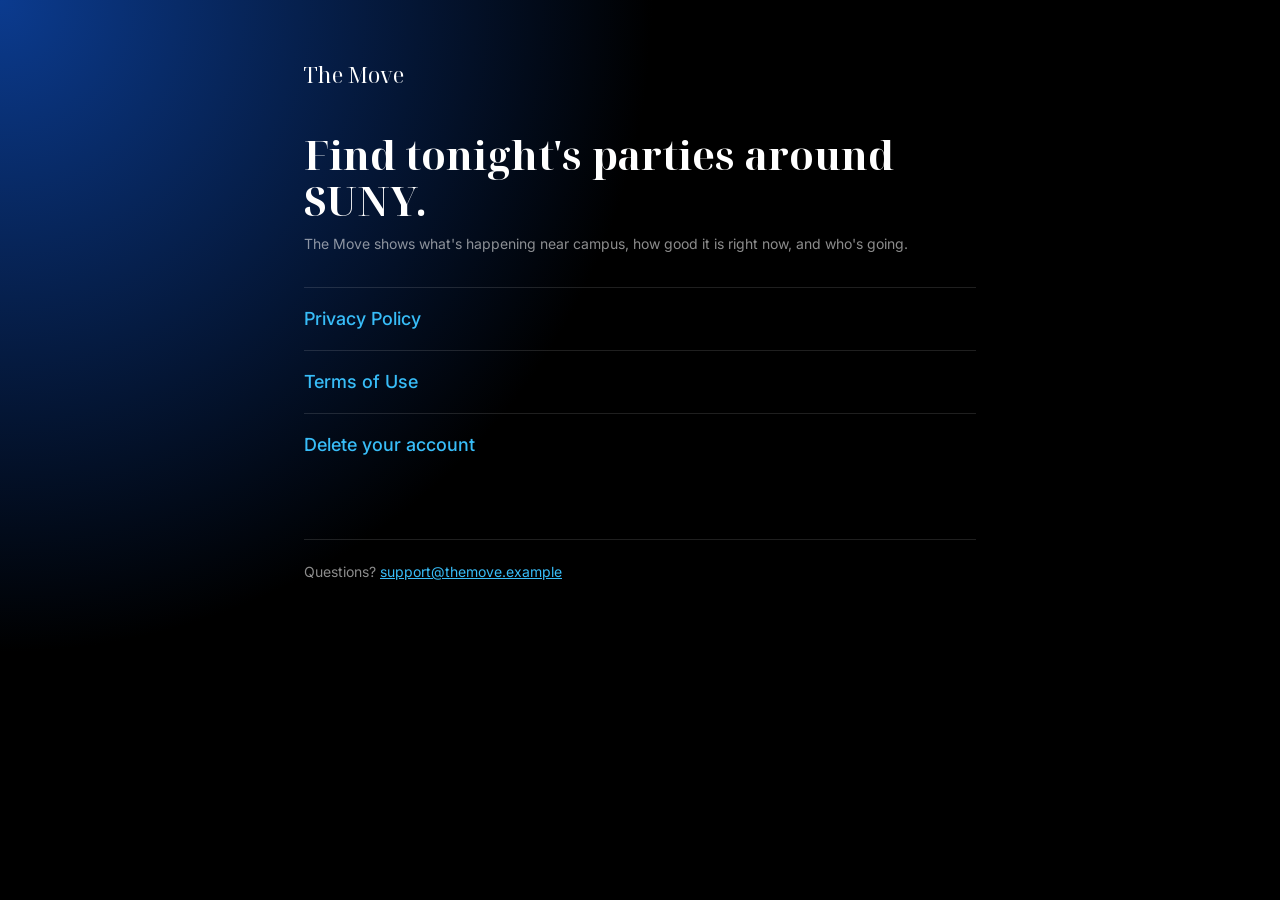
<file: index.html>
<!doctype html>
<html lang="en">
<head>
  <meta charset="utf-8">
  <meta name="viewport" content="width=device-width, initial-scale=1">
  <title>The Move</title>
  <link rel="stylesheet" href="style.css">
</head>
<body>
<main>
  <a class="brand" href="./">The Move</a>
  <h1>Find tonight's parties around SUNY.</h1>
  <p class="updated">The Move shows what's happening near campus, how good it is right now, and who's going.</p>

  <ul class="links">
    <li><a href="privacy.html">Privacy Policy</a></li>
    <li><a href="terms.html">Terms of Use</a></li>
    <li><a href="delete-account.html">Delete your account</a></li>
  </ul>

  <footer>Questions? <a href="mailto:support@themove.example">support@themove.example</a></footer>
</main>
</body>
</html>
</file>
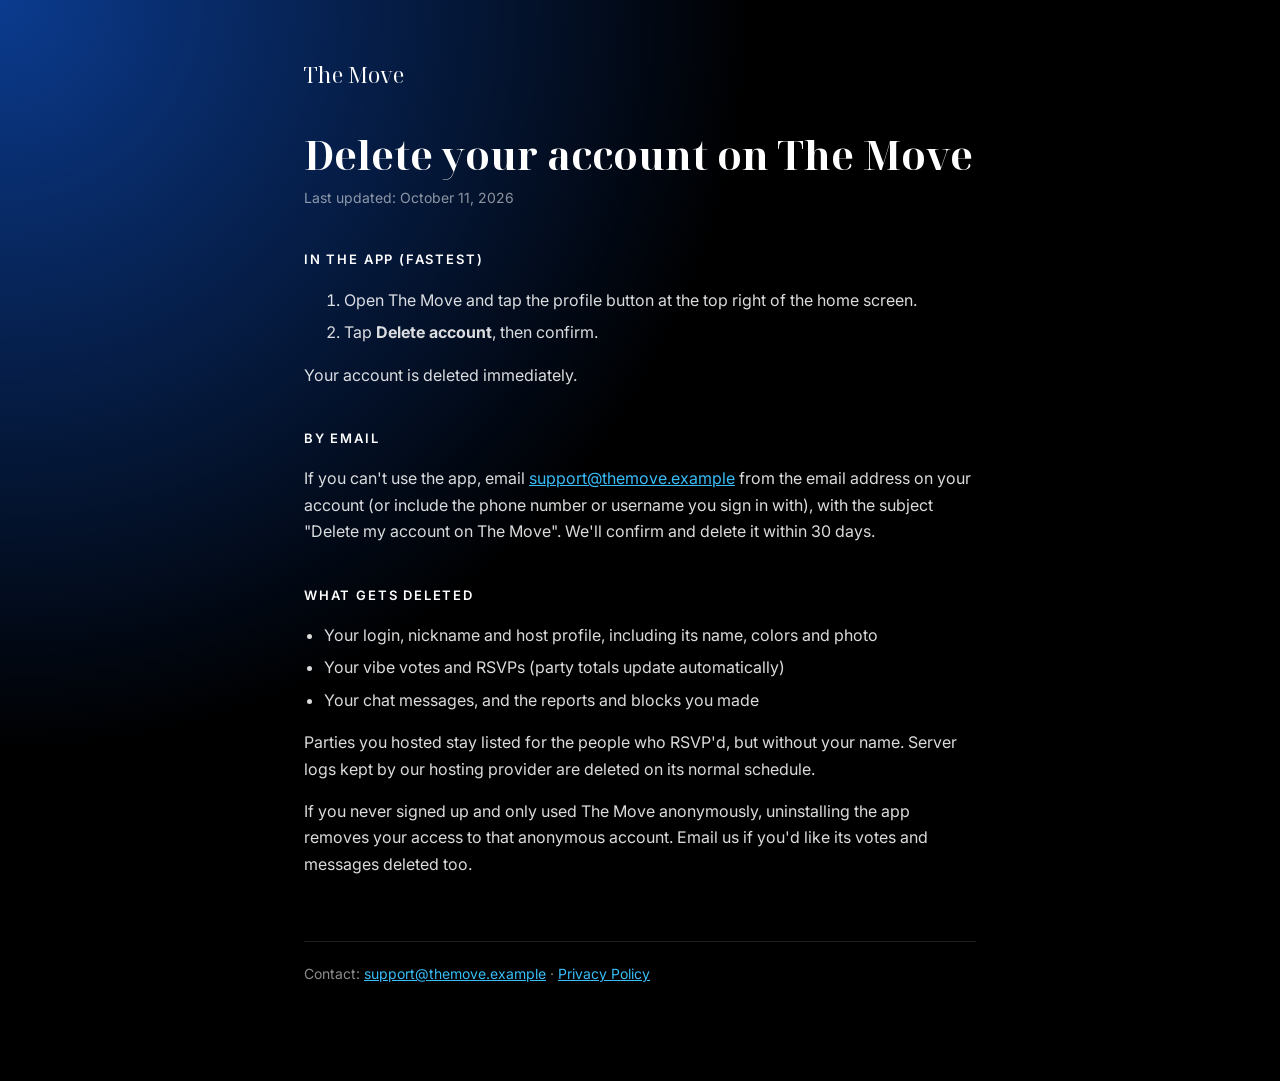
<file: delete-account.html>
<!doctype html>
<html lang="en">
<head>
  <meta charset="utf-8">
  <meta name="viewport" content="width=device-width, initial-scale=1">
  <title>Delete your account · The Move</title>
  <link rel="stylesheet" href="style.css">
</head>
<body>
<main>
  <a class="brand" href="./">The Move</a>
  <h1>Delete your account on The Move</h1>
  <p class="updated">Last updated: October 11, 2026</p>

  <h2>In the app (fastest)</h2>
  <ol>
    <li>Open The Move and tap the profile button at the top right of the home screen.</li>
    <li>Tap <strong>Delete account</strong>, then confirm.</li>
  </ol>
  <p>Your account is deleted immediately.</p>

  <h2>By email</h2>
  <p>If you can't use the app, email <a href="mailto:support@themove.example?subject=Delete%20my%20account%20on%20The%20Move">support@themove.example</a> from the email address on your account (or include the phone number or username you sign in with), with the subject "Delete my account on The Move". We'll confirm and delete it within 30 days.</p>

  <h2>What gets deleted</h2>
  <ul>
    <li>Your login, nickname and host profile, including its name, colors and photo</li>
    <li>Your vibe votes and RSVPs (party totals update automatically)</li>
    <li>Your chat messages, and the reports and blocks you made</li>
  </ul>
  <p>Parties you hosted stay listed for the people who RSVP'd, but without your name. Server logs kept by our hosting provider are deleted on its normal schedule.</p>

  <p>If you never signed up and only used The Move anonymously, uninstalling the app removes your access to that anonymous account. Email us if you'd like its votes and messages deleted too.</p>

  <footer>Contact: <a href="mailto:support@themove.example">support@themove.example</a> · <a href="privacy.html">Privacy Policy</a></footer>
</main>
</body>
</html>
</file>
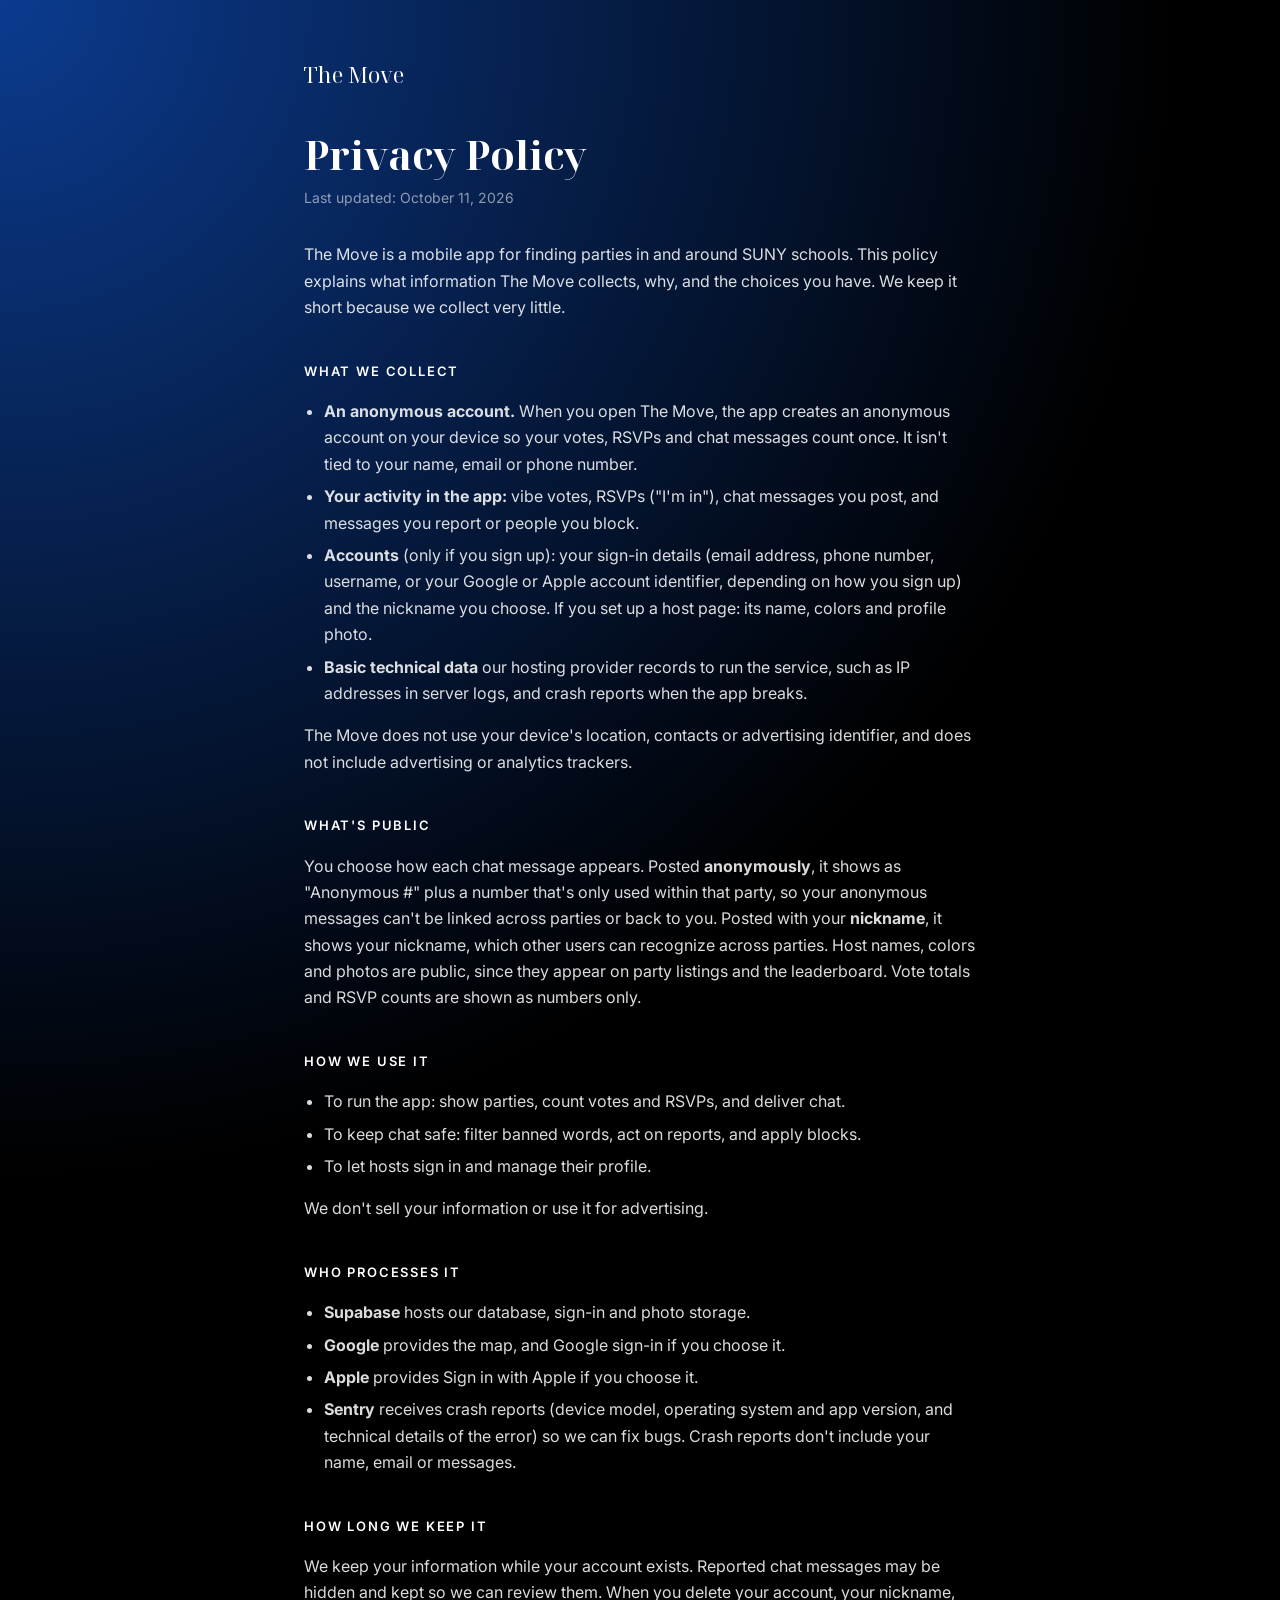
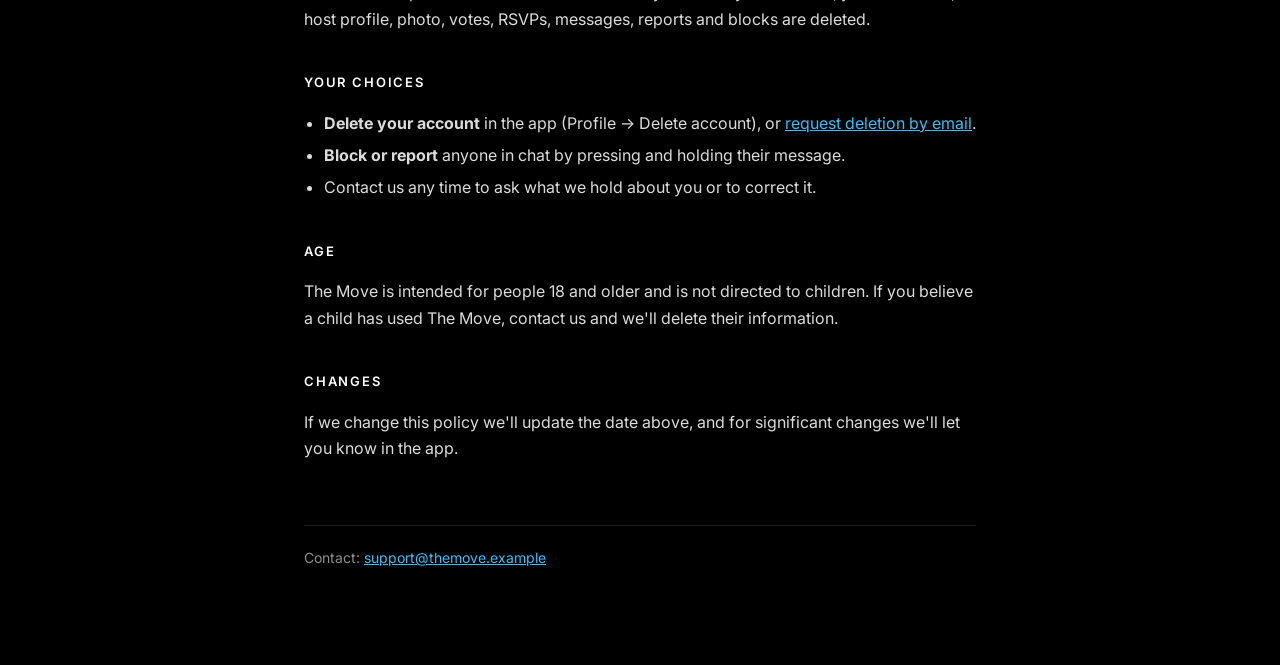
<file: privacy.html>
<!doctype html>
<html lang="en">
<head>
  <meta charset="utf-8">
  <meta name="viewport" content="width=device-width, initial-scale=1">
  <title>Privacy Policy · The Move</title>
  <link rel="stylesheet" href="style.css">
</head>
<body>
<main>
  <a class="brand" href="./">The Move</a>
  <h1>Privacy Policy</h1>
  <p class="updated">Last updated: October 11, 2026</p>

  <p>The Move is a mobile app for finding parties in and around SUNY schools. This policy explains what information The Move collects, why, and the choices you have. We keep it short because we collect very little.</p>

  <h2>What we collect</h2>
  <ul>
    <li><strong>An anonymous account.</strong> When you open The Move, the app creates an anonymous account on your device so your votes, RSVPs and chat messages count once. It isn't tied to your name, email or phone number.</li>
    <li><strong>Your activity in the app:</strong> vibe votes, RSVPs ("I'm in"), chat messages you post, and messages you report or people you block.</li>
    <li><strong>Accounts</strong> (only if you sign up): your sign-in details (email address, phone number, username, or your Google or Apple account identifier, depending on how you sign up) and the nickname you choose. If you set up a host page: its name, colors and profile photo.</li>
    <li><strong>Basic technical data</strong> our hosting provider records to run the service, such as IP addresses in server logs, and crash reports when the app breaks.</li>
  </ul>
  <p>The Move does not use your device's location, contacts or advertising identifier, and does not include advertising or analytics trackers.</p>

  <h2>What's public</h2>
  <p>You choose how each chat message appears. Posted <strong>anonymously</strong>, it shows as "Anonymous #" plus a number that's only used within that party, so your anonymous messages can't be linked across parties or back to you. Posted with your <strong>nickname</strong>, it shows your nickname, which other users can recognize across parties. Host names, colors and photos are public, since they appear on party listings and the leaderboard. Vote totals and RSVP counts are shown as numbers only.</p>

  <h2>How we use it</h2>
  <ul>
    <li>To run the app: show parties, count votes and RSVPs, and deliver chat.</li>
    <li>To keep chat safe: filter banned words, act on reports, and apply blocks.</li>
    <li>To let hosts sign in and manage their profile.</li>
  </ul>
  <p>We don't sell your information or use it for advertising.</p>

  <h2>Who processes it</h2>
  <ul>
    <li><strong>Supabase</strong> hosts our database, sign-in and photo storage.</li>
    <li><strong>Google</strong> provides the map, and Google sign-in if you choose it.</li>
    <li><strong>Apple</strong> provides Sign in with Apple if you choose it.</li>
    <li><strong>Sentry</strong> receives crash reports (device model, operating system and app version, and technical details of the error) so we can fix bugs. Crash reports don't include your name, email or messages.</li>
  </ul>

  <h2>How long we keep it</h2>
  <p>We keep your information while your account exists. Reported chat messages may be hidden and kept so we can review them. When you delete your account, your nickname, host profile, photo, votes, RSVPs, messages, reports and blocks are deleted.</p>

  <h2>Your choices</h2>
  <ul>
    <li><strong>Delete your account</strong> in the app (Profile → Delete account), or <a href="delete-account.html">request deletion by email</a>.</li>
    <li><strong>Block or report</strong> anyone in chat by pressing and holding their message.</li>
    <li>Contact us any time to ask what we hold about you or to correct it.</li>
  </ul>

  <h2>Age</h2>
  <p>The Move is intended for people 18 and older and is not directed to children. If you believe a child has used The Move, contact us and we'll delete their information.</p>

  <h2>Changes</h2>
  <p>If we change this policy we'll update the date above, and for significant changes we'll let you know in the app.</p>

  <footer>Contact: <a href="mailto:support@themove.example">support@themove.example</a></footer>
</main>
</body>
</html>
</file>
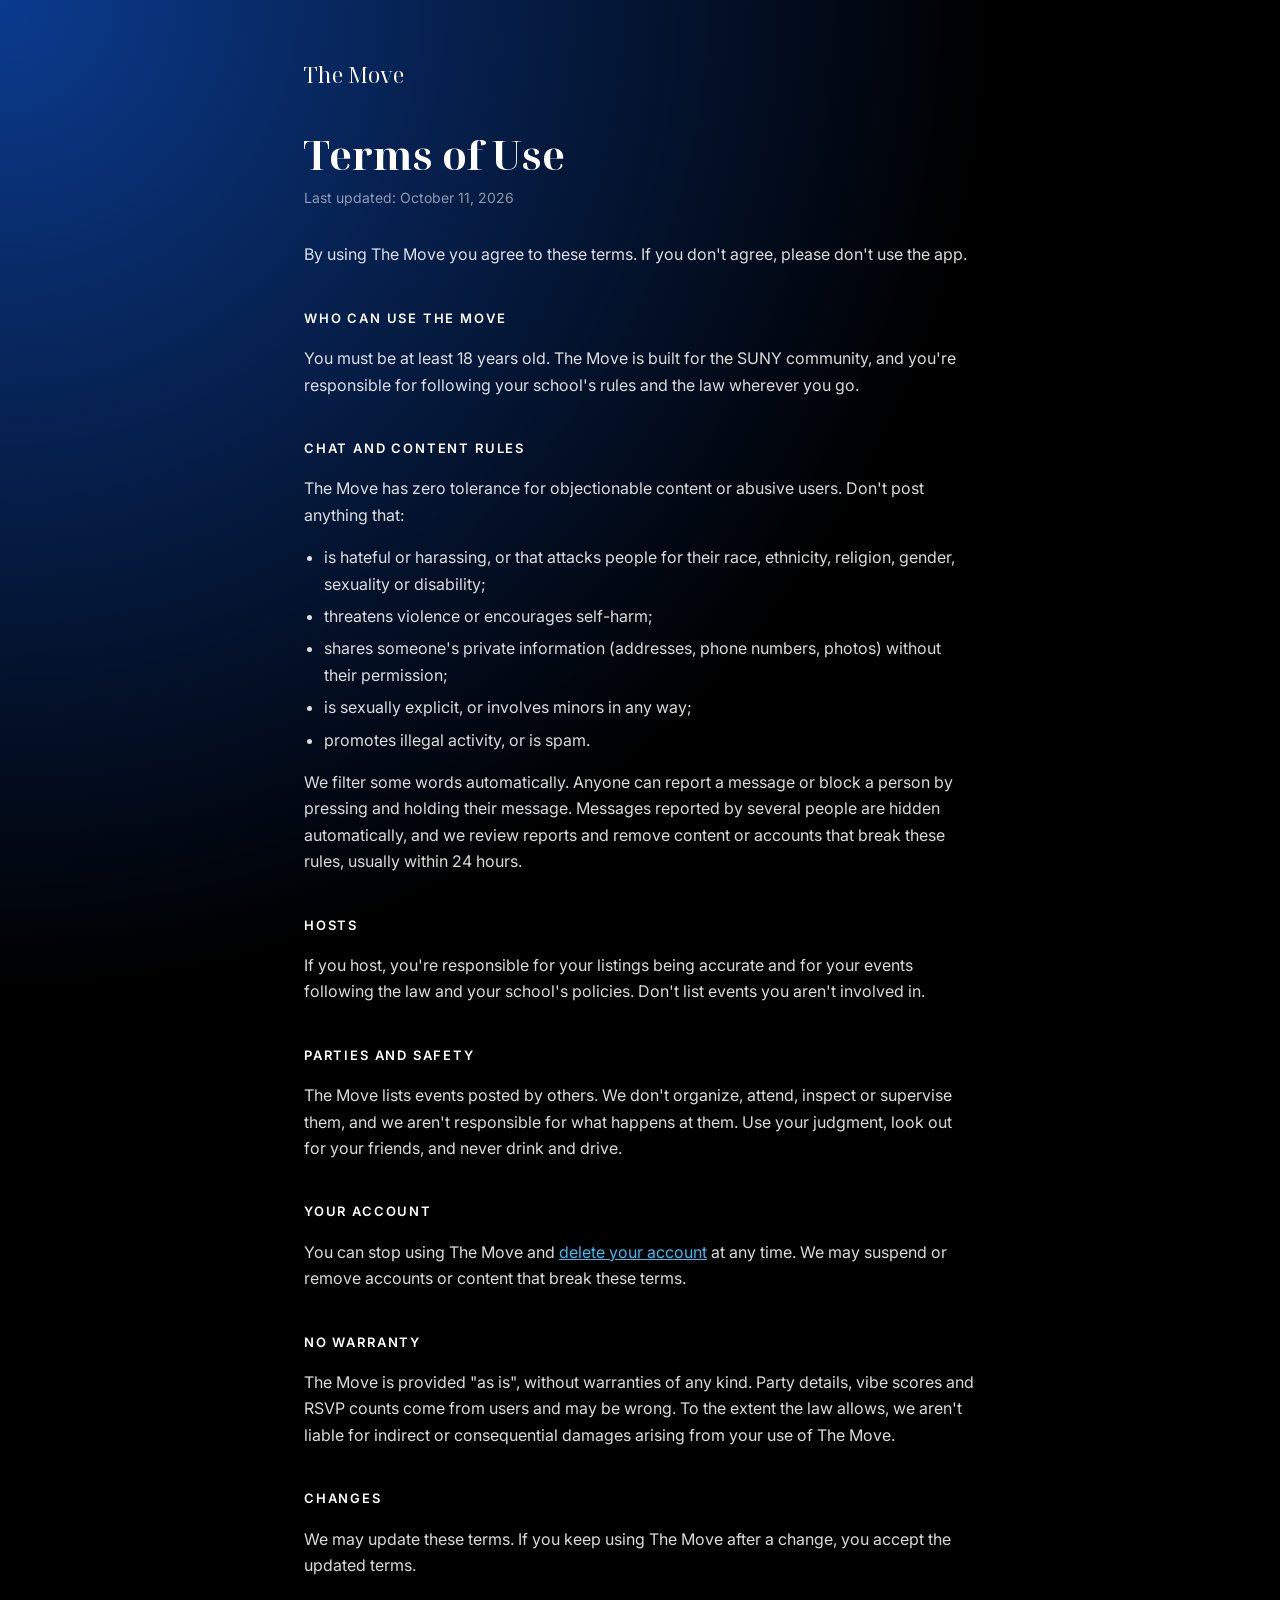
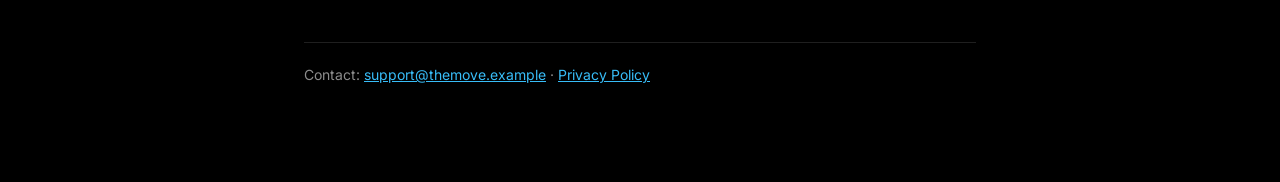
<file: terms.html>
<!doctype html>
<html lang="en">
<head>
  <meta charset="utf-8">
  <meta name="viewport" content="width=device-width, initial-scale=1">
  <title>Terms of Use · The Move</title>
  <link rel="stylesheet" href="style.css">
</head>
<body>
<main>
  <a class="brand" href="./">The Move</a>
  <h1>Terms of Use</h1>
  <p class="updated">Last updated: October 11, 2026</p>

  <p>By using The Move you agree to these terms. If you don't agree, please don't use the app.</p>

  <h2>Who can use The Move</h2>
  <p>You must be at least 18 years old. The Move is built for the SUNY community, and you're responsible for following your school's rules and the law wherever you go.</p>

  <h2>Chat and content rules</h2>
  <p>The Move has zero tolerance for objectionable content or abusive users. Don't post anything that:</p>
  <ul>
    <li>is hateful or harassing, or that attacks people for their race, ethnicity, religion, gender, sexuality or disability;</li>
    <li>threatens violence or encourages self-harm;</li>
    <li>shares someone's private information (addresses, phone numbers, photos) without their permission;</li>
    <li>is sexually explicit, or involves minors in any way;</li>
    <li>promotes illegal activity, or is spam.</li>
  </ul>
  <p>We filter some words automatically. Anyone can report a message or block a person by pressing and holding their message. Messages reported by several people are hidden automatically, and we review reports and remove content or accounts that break these rules, usually within 24 hours.</p>

  <h2>Hosts</h2>
  <p>If you host, you're responsible for your listings being accurate and for your events following the law and your school's policies. Don't list events you aren't involved in.</p>

  <h2>Parties and safety</h2>
  <p>The Move lists events posted by others. We don't organize, attend, inspect or supervise them, and we aren't responsible for what happens at them. Use your judgment, look out for your friends, and never drink and drive.</p>

  <h2>Your account</h2>
  <p>You can stop using The Move and <a href="delete-account.html">delete your account</a> at any time. We may suspend or remove accounts or content that break these terms.</p>

  <h2>No warranty</h2>
  <p>The Move is provided "as is", without warranties of any kind. Party details, vibe scores and RSVP counts come from users and may be wrong. To the extent the law allows, we aren't liable for indirect or consequential damages arising from your use of The Move.</p>

  <h2>Changes</h2>
  <p>We may update these terms. If you keep using The Move after a change, you accept the updated terms.</p>

  <footer>Contact: <a href="mailto:support@themove.example">support@themove.example</a> · <a href="privacy.html">Privacy Policy</a></footer>
</main>
</body>
</html>
</file>
<file: style.css>
@import url('https://fonts.googleapis.com/css2?family=Inter:wght@400;500;600&family=Noto+Serif+Display:wght@700&display=swap');

:root {
  --bg: #000;
  --text: rgba(255, 255, 255, 0.86);
  --dim: rgba(255, 255, 255, 0.55);
  --accent: #38bdf8;
  --line: rgba(255, 255, 255, 0.12);
}

* { box-sizing: border-box; }

body {
  margin: 0;
  background: radial-gradient(circle at 0 0, #0b3b8f 0, #000 45%) no-repeat, var(--bg);
  color: var(--text);
  font: 16px/1.65 Inter, system-ui, sans-serif;
}

main { max-width: 720px; margin: 0 auto; padding: 56px 24px 96px; }

.brand {
  font-family: 'Noto Serif Display', Georgia, serif;
  font-size: 22px;
  color: #fff;
  text-decoration: none;
}

h1 {
  font-family: 'Noto Serif Display', Georgia, serif;
  font-weight: 700;
  font-size: 40px;
  line-height: 1.15;
  color: #fff;
  margin: 40px 0 8px;
}

h2 {
  font-size: 13px;
  font-weight: 600;
  letter-spacing: 0.14em;
  text-transform: uppercase;
  color: #fff;
  margin: 40px 0 8px;
}

.updated { color: var(--dim); font-size: 14px; margin: 0 0 32px; }

a { color: var(--accent); }

ul { padding-left: 20px; }
li { margin: 6px 0; }

.links { list-style: none; padding: 0; }
.links li { border-top: 1px solid var(--line); padding: 16px 0; margin: 0; }
.links a { font-size: 18px; font-weight: 500; text-decoration: none; }

footer {
  margin-top: 64px;
  padding-top: 20px;
  border-top: 1px solid var(--line);
  color: var(--dim);
  font-size: 14px;
}
</file>
